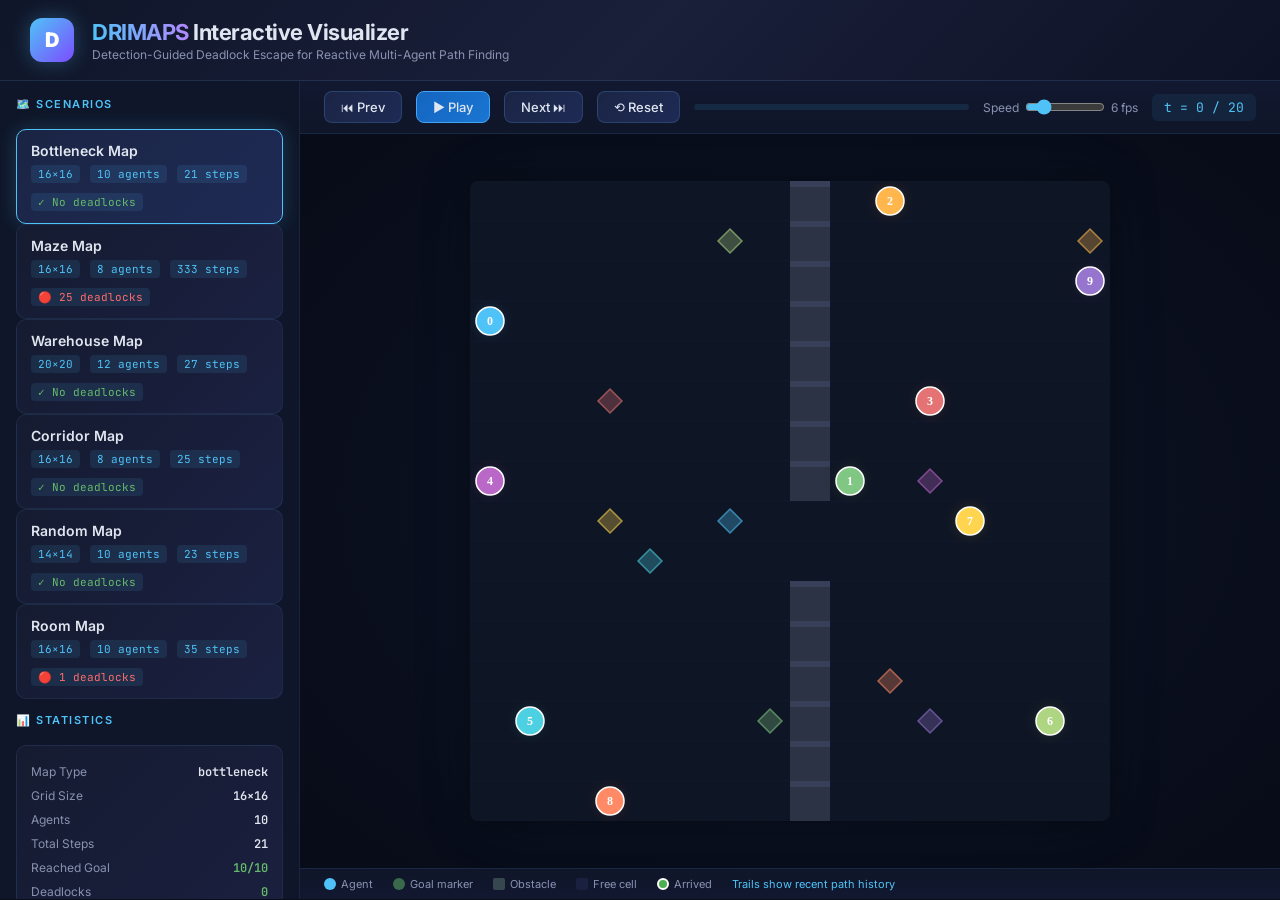
<file: visualization/drimaps_visualizer.html>
<!DOCTYPE html>
<html lang="en">
<head>
<meta charset="UTF-8">
<meta name="viewport" content="width=device-width, initial-scale=1.0">
<title>DRIMAPS — Interactive Multi-Agent Path Finding Visualizer</title>
<style>
  @import url('https://fonts.googleapis.com/css2?family=Inter:wght@300;400;500;600;700;900&family=JetBrains+Mono:wght@400;600&display=swap');

  *{margin:0;padding:0;box-sizing:border-box}
  body{
    font-family:'Inter',sans-serif;
    background:#0a0e1a;
    color:#e0e6f0;
    min-height:100vh;
    overflow-x:hidden;
  }

  /* Header */
  .header{
    background:linear-gradient(135deg,#0f1629 0%,#1a1f3a 50%,#0d1225 100%);
    border-bottom:1px solid rgba(99,179,237,0.15);
    padding:18px 30px;
    display:flex;align-items:center;gap:18px;
    box-shadow:0 4px 30px rgba(0,0,0,0.4);
  }
  .logo{
    width:44px;height:44px;border-radius:12px;
    background:linear-gradient(135deg,#4fc3f7,#7c4dff);
    display:flex;align-items:center;justify-content:center;
    font-size:20px;font-weight:900;color:#fff;
    box-shadow:0 0 20px rgba(79,195,247,0.3);
  }
  .header h1{font-size:22px;font-weight:700;letter-spacing:-0.5px}
  .header h1 span{
    background:linear-gradient(90deg,#4fc3f7,#b388ff);
    -webkit-background-clip:text;-webkit-text-fill-color:transparent;
  }
  .header .subtitle{font-size:12px;color:#8892b0;font-weight:400;margin-top:2px}

  /* Main layout */
  .main{display:flex;gap:0;height:calc(100vh - 82px)}

  /* Sidebar */
  .sidebar{
    width:300px;min-width:300px;
    background:#0f1629;
    border-right:1px solid rgba(99,179,237,0.1);
    overflow-y:auto;padding:16px;
    display:flex;flex-direction:column;gap:14px;
  }
  .sidebar h3{
    font-size:11px;text-transform:uppercase;letter-spacing:1.5px;
    color:#4fc3f7;font-weight:600;margin-bottom:4px;
  }
  .scenario-card{
    background:linear-gradient(135deg,#151b30,#1a2040);
    border:1px solid rgba(99,179,237,0.1);
    border-radius:10px;padding:12px 14px;cursor:pointer;
    transition:all 0.2s;
  }
  .scenario-card:hover{
    border-color:rgba(99,179,237,0.3);
    box-shadow:0 0 15px rgba(79,195,247,0.1);
    transform:translateY(-1px);
  }
  .scenario-card.active{
    border-color:#4fc3f7;
    box-shadow:0 0 20px rgba(79,195,247,0.2);
    background:linear-gradient(135deg,#1a2545,#1f2a55);
  }
  .scenario-card .name{font-weight:600;font-size:14px;text-transform:capitalize;margin-bottom:6px}
  .scenario-card .meta{font-size:11px;color:#8892b0;display:flex;gap:10px;flex-wrap:wrap}
  .scenario-card .meta .tag{
    background:rgba(79,195,247,0.1);color:#4fc3f7;
    padding:2px 7px;border-radius:4px;font-family:'JetBrains Mono',monospace;
  }
  .scenario-card .meta .dl{color:#ff6b6b}

  /* Stats panel */
  .stats-panel{
    background:linear-gradient(135deg,#151b30,#1a2040);
    border:1px solid rgba(99,179,237,0.1);
    border-radius:10px;padding:14px;
  }
  .stat-row{display:flex;justify-content:space-between;padding:4px 0;font-size:12px}
  .stat-row .label{color:#8892b0}
  .stat-row .value{font-family:'JetBrains Mono',monospace;font-weight:600;color:#e0e6f0}

  /* Center area */
  .center{flex:1;display:flex;flex-direction:column;overflow:hidden}

  /* Controls bar */
  .controls{
    background:linear-gradient(180deg,#111830,#0f1629);
    border-bottom:1px solid rgba(99,179,237,0.1);
    padding:10px 24px;
    display:flex;align-items:center;gap:14px;
    flex-wrap:wrap;
  }
  .btn{
    background:linear-gradient(135deg,#1a2545,#1f2a55);
    border:1px solid rgba(99,179,237,0.2);
    color:#e0e6f0;padding:7px 16px;border-radius:8px;
    cursor:pointer;font-size:13px;font-weight:500;
    transition:all 0.2s;font-family:'Inter',sans-serif;
    display:flex;align-items:center;gap:5px;
  }
  .btn:hover{border-color:#4fc3f7;box-shadow:0 0 12px rgba(79,195,247,0.15)}
  .btn.active{background:linear-gradient(135deg,#1a3a6a,#2a4a8a);border-color:#4fc3f7}
  .btn.primary{background:linear-gradient(135deg,#1565c0,#1976d2);border-color:#42a5f5}
  .btn.primary:hover{box-shadow:0 0 15px rgba(66,165,245,0.3)}

  .speed-control{display:flex;align-items:center;gap:6px;font-size:12px;color:#8892b0}
  .speed-control input[type=range]{
    width:80px;accent-color:#4fc3f7;
  }

  .step-display{
    font-family:'JetBrains Mono',monospace;font-size:13px;
    color:#4fc3f7;margin-left:auto;
    background:rgba(79,195,247,0.08);padding:5px 12px;border-radius:6px;
  }

  /* Canvas container */
  .canvas-container{
    flex:1;display:flex;align-items:center;justify-content:center;
    background:radial-gradient(ellipse at center,#0d1225 0%,#080c18 100%);
    position:relative;overflow:hidden;
  }
  canvas{
    border-radius:8px;
    box-shadow:0 0 40px rgba(0,0,0,0.5),0 0 80px rgba(79,195,247,0.05);
  }

  /* Legend */
  .legend{
    background:linear-gradient(180deg,#0f1629,#111830);
    border-top:1px solid rgba(99,179,237,0.1);
    padding:8px 24px;
    display:flex;align-items:center;gap:20px;font-size:11px;color:#8892b0;
    flex-wrap:wrap;
  }
  .legend-item{display:flex;align-items:center;gap:5px}
  .legend-dot{width:12px;height:12px;border-radius:50%}
  .legend-sq{width:12px;height:12px;border-radius:2px}

  /* Progress bar */
  .progress-wrap{flex:1;max-width:400px}
  .progress-bar{
    width:100%;height:6px;background:rgba(79,195,247,0.1);
    border-radius:3px;overflow:hidden;cursor:pointer;
  }
  .progress-fill{height:100%;background:linear-gradient(90deg,#4fc3f7,#7c4dff);border-radius:3px;transition:width 0.1s}

  /* Toast */
  .toast{
    position:fixed;bottom:20px;left:50%;transform:translateX(-50%);
    background:linear-gradient(135deg,#1a3a6a,#2a4a8a);
    border:1px solid #4fc3f7;border-radius:10px;
    padding:10px 20px;font-size:13px;
    box-shadow:0 4px 30px rgba(79,195,247,0.2);
    opacity:0;transition:opacity 0.3s;pointer-events:none;z-index:100;
  }
  .toast.show{opacity:1}
</style>
</head>
<body>

<div class="header">
  <div class="logo">D</div>
  <div>
    <h1><span>DRIMAPS</span> Interactive Visualizer</h1>
    <div class="subtitle">Detection-Guided Deadlock Escape for Reactive Multi-Agent Path Finding</div>
  </div>
</div>

<div class="main">
  <div class="sidebar">
    <h3>🗺️ Scenarios</h3>
    <div id="scenario-list"></div>

    <h3>📊 Statistics</h3>
    <div class="stats-panel" id="stats-panel">
      <div class="stat-row"><span class="label">Map Type</span><span class="value" id="st-map">—</span></div>
      <div class="stat-row"><span class="label">Grid Size</span><span class="value" id="st-size">—</span></div>
      <div class="stat-row"><span class="label">Agents</span><span class="value" id="st-agents">—</span></div>
      <div class="stat-row"><span class="label">Total Steps</span><span class="value" id="st-steps">—</span></div>
      <div class="stat-row"><span class="label">Reached Goal</span><span class="value" id="st-reached">—</span></div>
      <div class="stat-row"><span class="label">Deadlocks</span><span class="value" id="st-deadlocks">—</span></div>
      <div class="stat-row"><span class="label">Resolved</span><span class="value" id="st-resolved">—</span></div>
      <div class="stat-row"><span class="label">Agents Replanned</span><span class="value" id="st-replanned">—</span></div>
    </div>

    <h3>🎨 Display</h3>
    <div style="display:flex;flex-direction:column;gap:8px">
      <label style="font-size:12px;display:flex;align-items:center;gap:8px;cursor:pointer">
        <input type="checkbox" id="show-trails" checked> Show trails
      </label>
      <label style="font-size:12px;display:flex;align-items:center;gap:8px;cursor:pointer">
        <input type="checkbox" id="show-goals" checked> Show goals
      </label>
      <label style="font-size:12px;display:flex;align-items:center;gap:8px;cursor:pointer">
        <input type="checkbox" id="show-ids" checked> Show agent IDs
      </label>
    </div>
  </div>

  <div class="center">
    <div class="controls">
      <button class="btn" id="btn-prev" onclick="stepBack()">⏮ Prev</button>
      <button class="btn primary" id="btn-play" onclick="togglePlay()">▶ Play</button>
      <button class="btn" id="btn-next" onclick="stepForward()">Next ⏭</button>
      <button class="btn" onclick="resetSim()">⟲ Reset</button>

      <div class="progress-wrap">
        <div class="progress-bar" id="progress-bar" onclick="seekProgress(event)">
          <div class="progress-fill" id="progress-fill"></div>
        </div>
      </div>

      <div class="speed-control">
        <span>Speed</span>
        <input type="range" id="speed" min="1" max="30" value="6">
        <span id="speed-label">6 fps</span>
      </div>

      <div class="step-display" id="step-display">t = 0 / 0</div>
    </div>

    <div class="canvas-container">
      <canvas id="canvas"></canvas>
    </div>

    <div class="legend">
      <div class="legend-item"><div class="legend-dot" style="background:#4FC3F7"></div> Agent</div>
      <div class="legend-item"><div class="legend-dot" style="background:#66BB6A;opacity:0.5"></div> Goal marker</div>
      <div class="legend-item"><div class="legend-sq" style="background:#37474F"></div> Obstacle</div>
      <div class="legend-item"><div class="legend-sq" style="background:#1a2040"></div> Free cell</div>
      <div class="legend-item"><div class="legend-dot" style="background:#4CAF50;border:2px solid #fff"></div> Arrived</div>
      <div class="legend-item" style="color:#4fc3f7">Trails show recent path history</div>
    </div>
  </div>
</div>

<div class="toast" id="toast"></div>

<script>
// ─── Embedded Demo Data ──────────────────────────────────────────
const DEMOS = [{"map_type":"bottleneck","size":16,"num_agents":10,"seed":42,"grid":[[0,0,0,0,0,0,0,0,1,0,0,0,0,0,0,0],[0,0,0,0,0,0,0,0,1,0,0,0,0,0,0,0],[0,0,0,0,0,0,0,0,1,0,0,0,0,0,0,0],[0,0,0,0,0,0,0,0,1,0,0,0,0,0,0,0],[0,0,0,0,0,0,0,0,1,0,0,0,0,0,0,0],[0,0,0,0,0,0,0,0,1,0,0,0,0,0,0,0],[0,0,0,0,0,0,0,0,1,0,0,0,0,0,0,0],[0,0,0,0,0,0,0,0,1,0,0,0,0,0,0,0],[0,0,0,0,0,0,0,0,0,0,0,0,0,0,0,0],[0,0,0,0,0,0,0,0,0,0,0,0,0,0,0,0],[0,0,0,0,0,0,0,0,1,0,0,0,0,0,0,0],[0,0,0,0,0,0,0,0,1,0,0,0,0,0,0,0],[0,0,0,0,0,0,0,0,1,0,0,0,0,0,0,0],[0,0,0,0,0,0,0,0,1,0,0,0,0,0,0,0],[0,0,0,0,0,0,0,0,1,0,0,0,0,0,0,0],[0,0,0,0,0,0,0,0,1,0,0,0,0,0,0,0]],"starts":[[3,0],[7,9],[0,10],[5,11],[7,0],[13,1],[13,14],[8,12],[15,3],[2,15]],"goals":[[8,6],[13,7],[1,15],[5,3],[7,11],[9,4],[1,6],[8,3],[12,10],[13,11]],"trajectory":[[[3,0],[7,9],[0,10],[5,11],[7,0],[13,1],[13,14],[8,12],[15,3],[2,15]],[[3,1],[8,9],[0,11],[5,10],[7,1],[13,2],[13,13],[8,11],[15,4],[2,14]],[[3,2],[8,8],[0,12],[5,9],[7,2],[13,3],[13,12],[8,10],[15,5],[2,13]],[[3,3],[8,7],[0,13],[6,9],[7,3],[13,4],[13,11],[8,9],[15,6],[2,12]],[[3,4],[9,7],[0,14],[7,9],[7,4],[12,4],[13,10],[8,8],[15,7],[2,11]],[[3,5],[10,7],[0,15],[8,9],[7,5],[11,4],[13,9],[8,7],[14,7],[3,11]],[[3,6],[11,7],[1,15],[8,8],[7,6],[10,4],[12,9],[8,6],[13,7],[4,11]],[[4,6],[12,7],[1,15],[8,7],[7,7],[9,4],[11,9],[8,5],[13,7],[5,11]],[[5,6],[13,7],[1,15],[8,6],[8,7],[9,4],[10,9],[8,4],[13,6],[6,11]],[[6,6],[14,7],[1,15],[8,5],[8,8],[9,4],[9,9],[8,3],[13,7],[7,11]],[[7,6],[13,7],[1,15],[8,4],[8,9],[9,4],[9,8],[8,3],[12,7],[8,11]],[[8,6],[13,7],[1,15],[8,3],[8,10],[9,4],[9,7],[8,2],[11,7],[9,11]],[[8,6],[13,7],[1,15],[7,3],[8,11],[9,4],[9,6],[8,3],[10,7],[10,11]],[[8,7],[13,7],[1,15],[6,3],[7,11],[9,4],[8,6],[8,3],[9,7],[11,11]],[[8,6],[13,7],[1,15],[5,3],[7,11],[9,4],[7,6],[8,3],[9,8],[12,11]],[[8,6],[13,7],[1,15],[5,3],[7,11],[9,4],[6,6],[8,3],[9,9],[13,11]],[[8,6],[13,7],[1,15],[5,3],[7,11],[9,4],[5,6],[8,3],[9,10],[13,11]],[[8,6],[13,7],[1,15],[5,3],[7,11],[9,4],[4,6],[8,3],[10,10],[13,11]],[[8,6],[13,7],[1,15],[5,3],[7,11],[9,4],[3,6],[8,3],[11,10],[13,11]],[[8,6],[13,7],[1,15],[5,3],[7,11],[9,4],[2,6],[8,3],[12,10],[13,11]],[[8,6],[13,7],[1,15],[5,3],[7,11],[9,4],[1,6],[8,3],[12,10],[13,11]]],"total_steps":21,"reached_goal":[true,true,true,true,true,true,true,true,true,true],"deadlocks_detected":0,"deadlocks_resolved":0,"agents_replanned":0},{"map_type":"maze","size":16,"num_agents":8,"seed":42,"grid":[[0,0,0,0,0,0,0,0,0,0,0,0,0,0,0,0],[0,0,0,0,0,0,0,0,0,0,1,0,0,0,1,0],[0,1,1,1,1,1,1,1,1,0,1,0,1,0,1,0],[0,0,0,0,0,0,0,0,1,0,0,0,1,0,0,0],[0,0,1,1,1,1,1,0,1,1,1,1,1,1,1,0],[0,0,1,0,0,0,0,0,1,0,0,0,1,0,0,0],[0,0,1,1,1,0,1,1,1,0,1,0,1,0,1,0],[0,0,0,0,1,0,1,0,0,0,1,0,1,0,0,0],[0,0,1,0,1,0,1,0,1,1,1,1,1,1,1,0],[0,0,1,0,1,0,0,0,1,0,0,0,0,0,0,0],[0,0,1,0,1,1,1,0,1,0,1,1,1,1,1,0],[0,0,1,0,0,0,1,0,1,0,0,0,1,0,0,0],[0,0,1,1,1,0,1,1,1,1,1,0,1,0,1,0],[0,0,1,0,1,0,0,0,0,0,1,0,0,0,1,0],[0,0,1,0,1,1,1,0,1,1,1,1,1,1,1,0],[0,0,0,0,0,0,0,0,0,0,0,0,0,0,0,0]],"starts":[[5,10],[8,7],[10,0],[3,7],[14,7],[8,0],[13,7],[0,11]],"goals":[[13,11],[6,0],[2,0],[14,0],[15,7],[1,2],[9,7],[11,14]],"trajectory":[[[5,10],[8,7],[10,0],[3,7],[14,7],[8,0],[13,7],[0,11]],[[5,9],[9,7],[9,0],[3,6],[15,7],[7,0],[13,6],[0,12]],[[6,9],[9,6],[8,0],[3,5],[15,7],[6,0],[13,5],[0,13]],[[7,9],[9,5],[7,0],[3,4],[15,7],[5,0],[12,5],[0,14]],[[7,8],[8,5],[6,0],[3,3],[15,7],[4,0],[11,5],[0,15]],[[7,7],[7,5],[5,0],[3,2],[15,7],[3,0],[11,4],[1,15]],[[8,7],[6,5],[4,0],[3,1],[15,7],[2,0],[11,3],[2,15]],[[9,7],[5,5],[3,0],[4,1],[15,7],[1,0],[10,3],[3,15]],[[9,6],[5,6],[2,0],[4,0],[15,7],[1,1],[9,3],[4,15]],[[9,5],[5,7],[2,0],[5,0],[15,7],[1,2],[8,3],[5,15]],[[8,5],[4,7],[2,0],[6,0],[15,7],[1,2],[7,3],[6,15]],[[7,5],[3,7],[2,0],[7,0],[15,7],[1,2],[7,2],[7,15]],[[6,5],[3,6],[2,0],[8,0],[15,7],[1,2],[7,1],[8,15]],[[5,5],[3,5],[2,0],[9,0],[15,7],[1,2],[6,1],[9,15]],[[5,6],[3,4],[2,0],[10,0],[15,7],[1,2],[5,1],[10,15]],[[5,7],[3,3],[2,0],[11,0],[15,7],[1,2],[4,1],[11,15]],[[4,7],[3,2],[2,0],[12,0],[15,7],[1,2],[3,1],[11,14]],[[3,7],[3,1],[2,0],[13,0],[15,7],[1,2],[3,0],[11,14]],[[3,6],[3,0],[2,0],[14,0],[15,7],[1,2],[4,0],[11,14]],[[3,5],[4,0],[2,0],[14,0],[15,7],[1,2],[4,1],[11,14]],[[3,4],[5,0],[2,0],[14,0],[15,7],[1,2],[3,1],[11,14]],[[3,3],[6,0],[2,0],[14,0],[15,7],[1,2],[3,2],[11,14]],[[3,2],[6,0],[2,0],[14,0],[15,7],[1,2],[3,1],[11,14]],[[3,1],[6,0],[2,0],[14,0],[15,7],[1,2],[3,0],[11,14]],[[3,0],[6,0],[2,0],[14,0],[15,7],[1,2],[4,0],[11,14]],[[2,0],[6,0],[1,0],[14,0],[15,7],[1,2],[4,1],[11,14]],[[1,0],[6,0],[1,1],[14,0],[15,7],[1,2],[3,1],[11,14]],[[1,1],[6,0],[1,2],[14,0],[15,7],[1,3],[3,2],[11,14]],[[1,2],[6,0],[1,3],[14,0],[15,7],[1,4],[3,3],[11,14]],[[1,3],[6,0],[1,4],[14,0],[15,7],[1,5],[3,4],[11,14]],[[1,4],[6,0],[1,5],[14,0],[15,7],[1,6],[3,5],[11,14]],[[1,5],[6,0],[1,6],[14,0],[15,7],[1,7],[3,6],[11,14]],[[1,6],[6,0],[1,7],[14,0],[15,7],[1,8],[3,7],[11,14]],[[1,7],[6,0],[1,8],[14,0],[15,7],[1,9],[4,7],[11,14]],[[1,8],[6,0],[1,9],[14,0],[15,7],[0,9],[5,7],[11,14]],[[1,9],[6,0],[2,9],[14,0],[15,7],[0,10],[5,6],[11,14]],[[0,9],[6,0],[1,9],[14,0],[15,7],[0,11],[5,5],[11,14]],[[0,10],[6,0],[1,8],[14,0],[15,7],[0,12],[6,5],[11,14]],[[0,11],[6,0],[1,7],[14,0],[15,7],[0,12],[7,5],[11,14]],[[0,12],[6,0],[1,6],[14,0],[15,7],[0,13],[8,5],[11,14]],[[0,13],[6,0],[1,5],[14,0],[15,7],[0,14],[9,5],[11,14]],[[0,14],[6,0],[1,4],[14,0],[15,7],[0,15],[9,6],[11,14]],[[0,15],[6,0],[1,3],[14,0],[15,7],[1,15],[9,7],[11,14]],[[1,15],[6,0],[1,2],[14,0],[15,7],[2,15],[9,7],[11,14]],[[2,15],[6,0],[1,1],[14,0],[15,7],[3,15],[9,7],[11,14]],[[3,15],[6,0],[1,0],[14,0],[15,7],[3,14],[9,7],[11,14]],[[4,15],[6,0],[2,0],[14,0],[15,7],[3,13],[9,7],[11,14]],[[5,15],[6,0],[2,0],[14,0],[15,7],[2,13],[9,7],[11,14]],[[6,15],[6,0],[2,0],[14,0],[15,7],[1,13],[9,7],[11,14]],[[7,15],[6,0],[2,0],[14,0],[15,7],[1,12],[9,7],[11,14]],[[8,15],[6,0],[2,0],[14,0],[15,7],[1,11],[9,7],[11,14]],[[9,15],[6,0],[2,0],[14,0],[15,7],[0,11],[9,7],[11,14]],[[10,15],[6,0],[2,0],[14,0],[15,7],[0,10],[9,7],[11,14]],[[11,15],[6,0],[2,0],[14,0],[15,7],[0,9],[9,7],[11,14]],[[11,14],[6,0],[2,0],[14,0],[15,7],[0,8],[9,7],[11,13]],[[11,13],[6,0],[2,0],[14,0],[15,7],[0,7],[9,7],[12,13]],[[12,13],[6,0],[2,0],[14,0],[15,7],[0,6],[9,7],[13,13]],[[13,13],[6,0],[2,0],[14,0],[15,7],[0,5],[9,7],[13,12]],[[13,12],[6,0],[2,0],[14,0],[15,7],[0,4],[9,7],[13,11]],[[13,11],[6,0],[2,0],[14,0],[15,7],[0,3],[9,7],[12,11]],[[13,12],[6,0],[2,0],[14,0],[15,7],[0,2],[9,7],[13,11]],[[13,13],[6,0],[2,0],[14,0],[15,7],[1,2],[9,7],[13,12]],[[12,13],[6,0],[2,0],[14,0],[15,7],[1,2],[9,7],[13,13]],[[11,13],[6,0],[2,0],[14,0],[15,7],[1,2],[9,7],[12,13]],[[11,14],[6,0],[2,0],[14,0],[15,7],[1,2],[9,7],[11,13]],[[11,15],[6,0],[2,0],[14,0],[15,7],[1,2],[9,7],[11,14]],[[10,15],[6,0],[2,0],[14,0],[15,7],[1,2],[9,7],[11,14]],[[9,15],[6,0],[2,0],[14,0],[15,7],[1,2],[9,7],[11,14]],[[8,15],[6,0],[2,0],[14,0],[15,7],[1,2],[9,7],[11,14]],[[7,15],[6,0],[2,0],[14,0],[15,7],[1,2],[9,7],[11,14]],[[6,15],[6,0],[2,0],[14,0],[15,7],[1,2],[9,7],[11,14]],[[5,15],[6,0],[2,0],[14,0],[15,7],[1,2],[9,7],[11,14]],[[6,15],[6,0],[2,0],[14,0],[15,7],[1,2],[9,7],[11,14]],[[7,15],[6,0],[2,0],[14,0],[15,7],[1,2],[9,7],[11,14]],[[8,15],[6,0],[2,0],[14,0],[15,7],[1,2],[9,7],[11,14]],[[9,15],[6,0],[2,0],[14,0],[15,7],[1,2],[9,7],[11,14]],[[10,15],[6,0],[2,0],[14,0],[15,7],[1,2],[9,7],[11,14]],[[11,15],[6,0],[2,0],[14,0],[15,7],[1,2],[9,7],[11,14]],[[11,14],[6,0],[2,0],[14,0],[15,7],[1,2],[9,7],[11,13]],[[11,13],[6,0],[2,0],[14,0],[15,7],[1,2],[9,7],[12,13]],[[12,13],[6,0],[2,0],[14,0],[15,7],[1,2],[9,7],[13,13]],[[13,13],[6,0],[2,0],[14,0],[15,7],[1,2],[9,7],[13,12]],[[13,12],[6,0],[2,0],[14,0],[15,7],[1,2],[9,7],[13,11]],[[13,11],[6,0],[2,0],[14,0],[15,7],[1,2],[9,7],[12,11]],[[13,12],[6,0],[2,0],[14,0],[15,7],[1,2],[9,7],[13,11]],[[13,13],[6,0],[2,0],[14,0],[15,7],[1,2],[9,7],[13,12]],[[12,13],[6,0],[2,0],[14,0],[15,7],[1,2],[9,7],[13,13]],[[11,13],[6,0],[2,0],[14,0],[15,7],[1,2],[9,7],[12,13]],[[11,14],[6,0],[2,0],[14,0],[15,7],[1,2],[9,7],[11,13]],[[11,15],[6,0],[2,0],[14,0],[15,7],[1,2],[9,7],[11,14]],[[10,15],[6,0],[2,0],[14,0],[15,7],[1,2],[9,7],[11,14]],[[9,15],[6,0],[2,0],[14,0],[15,7],[1,2],[9,7],[11,14]],[[8,15],[6,0],[2,0],[14,0],[15,7],[1,2],[9,7],[11,14]],[[7,15],[6,0],[2,0],[14,0],[15,7],[1,2],[9,7],[11,14]],[[6,15],[6,0],[2,0],[14,0],[15,7],[1,2],[9,7],[11,14]],[[5,15],[6,0],[2,0],[14,0],[15,7],[1,2],[9,7],[11,14]],[[6,15],[6,0],[2,0],[14,0],[15,7],[1,2],[9,7],[11,14]],[[7,15],[6,0],[2,0],[14,0],[15,7],[1,2],[9,7],[11,14]],[[8,15],[6,0],[2,0],[14,0],[15,7],[1,2],[9,7],[11,14]],[[9,15],[6,0],[2,0],[14,0],[15,7],[1,2],[9,7],[11,14]],[[10,15],[6,0],[2,0],[14,0],[15,7],[1,2],[9,7],[11,14]],[[11,15],[6,0],[2,0],[14,0],[15,7],[1,2],[9,7],[11,14]],[[11,14],[6,0],[2,0],[14,0],[15,7],[1,2],[9,7],[11,13]],[[11,13],[6,0],[2,0],[14,0],[15,7],[1,2],[9,7],[12,13]],[[12,13],[6,0],[2,0],[14,0],[15,7],[1,2],[9,7],[13,13]],[[13,13],[6,0],[2,0],[14,0],[15,7],[1,2],[9,7],[13,12]],[[13,12],[6,0],[2,0],[14,0],[15,7],[1,2],[9,7],[13,11]],[[13,11],[6,0],[2,0],[14,0],[15,7],[1,2],[9,7],[12,11]],[[13,12],[6,0],[2,0],[14,0],[15,7],[1,2],[9,7],[13,11]],[[13,13],[6,0],[2,0],[14,0],[15,7],[1,2],[9,7],[13,12]],[[12,13],[6,0],[2,0],[14,0],[15,7],[1,2],[9,7],[13,13]],[[11,13],[6,0],[2,0],[14,0],[15,7],[1,2],[9,7],[12,13]],[[11,14],[6,0],[2,0],[14,0],[15,7],[1,2],[9,7],[11,13]],[[11,15],[6,0],[2,0],[14,0],[15,7],[1,2],[9,7],[11,14]],[[10,15],[6,0],[2,0],[14,0],[15,7],[1,2],[9,7],[11,14]],[[9,15],[6,0],[2,0],[14,0],[15,7],[1,2],[9,7],[11,14]],[[8,15],[6,0],[2,0],[14,0],[15,7],[1,2],[9,7],[11,14]],[[7,15],[6,0],[2,0],[14,0],[15,7],[1,2],[9,7],[11,14]],[[6,15],[6,0],[2,0],[14,0],[15,7],[1,2],[9,7],[11,14]],[[5,15],[6,0],[2,0],[14,0],[15,7],[1,2],[9,7],[11,14]],[[6,15],[6,0],[2,0],[14,0],[15,7],[1,2],[9,7],[11,14]],[[7,15],[6,0],[2,0],[14,0],[15,7],[1,2],[9,7],[11,14]],[[8,15],[6,0],[2,0],[14,0],[15,7],[1,2],[9,7],[11,14]],[[9,15],[6,0],[2,0],[14,0],[15,7],[1,2],[9,7],[11,14]],[[10,15],[6,0],[2,0],[14,0],[15,7],[1,2],[9,7],[11,14]],[[11,15],[6,0],[2,0],[14,0],[15,7],[1,2],[9,7],[11,14]],[[11,14],[6,0],[2,0],[14,0],[15,7],[1,2],[9,7],[11,13]],[[11,13],[6,0],[2,0],[14,0],[15,7],[1,2],[9,7],[12,13]],[[12,13],[6,0],[2,0],[14,0],[15,7],[1,2],[9,7],[13,13]],[[13,13],[6,0],[2,0],[14,0],[15,7],[1,2],[9,7],[13,12]],[[13,12],[6,0],[2,0],[14,0],[15,7],[1,2],[9,7],[13,11]],[[13,11],[6,0],[2,0],[14,0],[15,7],[1,2],[9,7],[12,11]],[[13,12],[6,0],[2,0],[14,0],[15,7],[1,2],[9,7],[13,11]],[[13,13],[6,0],[2,0],[14,0],[15,7],[1,2],[9,7],[13,12]],[[12,13],[6,0],[2,0],[14,0],[15,7],[1,2],[9,7],[13,13]],[[11,13],[6,0],[2,0],[14,0],[15,7],[1,2],[9,7],[12,13]],[[11,14],[6,0],[2,0],[14,0],[15,7],[1,2],[9,7],[11,13]],[[11,15],[6,0],[2,0],[14,0],[15,7],[1,2],[9,7],[11,14]],[[10,15],[6,0],[2,0],[14,0],[15,7],[1,2],[9,7],[11,14]],[[9,15],[6,0],[2,0],[14,0],[15,7],[1,2],[9,7],[11,14]],[[8,15],[6,0],[2,0],[14,0],[15,7],[1,2],[9,7],[11,14]],[[7,15],[6,0],[2,0],[14,0],[15,7],[1,2],[9,7],[11,14]],[[6,15],[6,0],[2,0],[14,0],[15,7],[1,2],[9,7],[11,14]],[[5,15],[6,0],[2,0],[14,0],[15,7],[1,2],[9,7],[11,14]],[[6,15],[6,0],[2,0],[14,0],[15,7],[1,2],[9,7],[11,14]],[[7,15],[6,0],[2,0],[14,0],[15,7],[1,2],[9,7],[11,14]],[[8,15],[6,0],[2,0],[14,0],[15,7],[1,2],[9,7],[11,14]],[[9,15],[6,0],[2,0],[14,0],[15,7],[1,2],[9,7],[11,14]],[[10,15],[6,0],[2,0],[14,0],[15,7],[1,2],[9,7],[11,14]],[[11,15],[6,0],[2,0],[14,0],[15,7],[1,2],[9,7],[11,14]],[[11,14],[6,0],[2,0],[14,0],[15,7],[1,2],[9,7],[11,13]],[[11,13],[6,0],[2,0],[14,0],[15,7],[1,2],[9,7],[12,13]],[[12,13],[6,0],[2,0],[14,0],[15,7],[1,2],[9,7],[13,13]],[[13,13],[6,0],[2,0],[14,0],[15,7],[1,2],[9,7],[13,12]],[[13,12],[6,0],[2,0],[14,0],[15,7],[1,2],[9,7],[13,11]],[[13,11],[6,0],[2,0],[14,0],[15,7],[1,2],[9,7],[12,11]],[[13,12],[6,0],[2,0],[14,0],[15,7],[1,2],[9,7],[13,11]],[[13,13],[6,0],[2,0],[14,0],[15,7],[1,2],[9,7],[13,12]],[[12,13],[6,0],[2,0],[14,0],[15,7],[1,2],[9,7],[13,13]],[[11,13],[6,0],[2,0],[14,0],[15,7],[1,2],[9,7],[12,13]],[[11,14],[6,0],[2,0],[14,0],[15,7],[1,2],[9,7],[11,13]],[[11,15],[6,0],[2,0],[14,0],[15,7],[1,2],[9,7],[11,14]],[[10,15],[6,0],[2,0],[14,0],[15,7],[1,2],[9,7],[11,14]],[[9,15],[6,0],[2,0],[14,0],[15,7],[1,2],[9,7],[11,14]],[[8,15],[6,0],[2,0],[14,0],[15,7],[1,2],[9,7],[11,14]],[[7,15],[6,0],[2,0],[14,0],[15,7],[1,2],[9,7],[11,14]],[[6,15],[6,0],[2,0],[14,0],[15,7],[1,2],[9,7],[11,14]],[[5,15],[6,0],[2,0],[14,0],[15,7],[1,2],[9,7],[11,14]],[[6,15],[6,0],[2,0],[14,0],[15,7],[1,2],[9,7],[11,14]],[[7,15],[6,0],[2,0],[14,0],[15,7],[1,2],[9,7],[11,14]],[[8,15],[6,0],[2,0],[14,0],[15,7],[1,2],[9,7],[11,14]],[[9,15],[6,0],[2,0],[14,0],[15,7],[1,2],[9,7],[11,14]],[[10,15],[6,0],[2,0],[14,0],[15,7],[1,2],[9,7],[11,14]],[[11,15],[6,0],[2,0],[14,0],[15,7],[1,2],[9,7],[11,14]],[[11,14],[6,0],[2,0],[14,0],[15,7],[1,2],[9,7],[11,13]],[[11,13],[6,0],[2,0],[14,0],[15,7],[1,2],[9,7],[12,13]],[[12,13],[6,0],[2,0],[14,0],[15,7],[1,2],[9,7],[13,13]],[[13,13],[6,0],[2,0],[14,0],[15,7],[1,2],[9,7],[13,12]],[[13,12],[6,0],[2,0],[14,0],[15,7],[1,2],[9,7],[13,11]],[[13,11],[6,0],[2,0],[14,0],[15,7],[1,2],[9,7],[12,11]],[[13,12],[6,0],[2,0],[14,0],[15,7],[1,2],[9,7],[13,11]],[[13,13],[6,0],[2,0],[14,0],[15,7],[1,2],[9,7],[13,12]],[[12,13],[6,0],[2,0],[14,0],[15,7],[1,2],[9,7],[13,13]],[[11,13],[6,0],[2,0],[14,0],[15,7],[1,2],[9,7],[12,13]],[[11,14],[6,0],[2,0],[14,0],[15,7],[1,2],[9,7],[11,13]],[[11,15],[6,0],[2,0],[14,0],[15,7],[1,2],[9,7],[11,14]],[[10,15],[6,0],[2,0],[14,0],[15,7],[1,2],[9,7],[11,14]],[[9,15],[6,0],[2,0],[14,0],[15,7],[1,2],[9,7],[11,14]],[[8,15],[6,0],[2,0],[14,0],[15,7],[1,2],[9,7],[11,14]],[[7,15],[6,0],[2,0],[14,0],[15,7],[1,2],[9,7],[11,14]],[[6,15],[6,0],[2,0],[14,0],[15,7],[1,2],[9,7],[11,14]],[[5,15],[6,0],[2,0],[14,0],[15,7],[1,2],[9,7],[11,14]],[[6,15],[6,0],[2,0],[14,0],[15,7],[1,2],[9,7],[11,14]],[[7,15],[6,0],[2,0],[14,0],[15,7],[1,2],[9,7],[11,14]],[[8,15],[6,0],[2,0],[14,0],[15,7],[1,2],[9,7],[11,14]],[[9,15],[6,0],[2,0],[14,0],[15,7],[1,2],[9,7],[11,14]],[[10,15],[6,0],[2,0],[14,0],[15,7],[1,2],[9,7],[11,14]],[[11,15],[6,0],[2,0],[14,0],[15,7],[1,2],[9,7],[11,14]],[[11,14],[6,0],[2,0],[14,0],[15,7],[1,2],[9,7],[11,13]],[[11,13],[6,0],[2,0],[14,0],[15,7],[1,2],[9,7],[12,13]],[[12,13],[6,0],[2,0],[14,0],[15,7],[1,2],[9,7],[13,13]],[[13,13],[6,0],[2,0],[14,0],[15,7],[1,2],[9,7],[13,12]],[[13,12],[6,0],[2,0],[14,0],[15,7],[1,2],[9,7],[13,11]],[[13,11],[6,0],[2,0],[14,0],[15,7],[1,2],[9,7],[12,11]],[[13,12],[6,0],[2,0],[14,0],[15,7],[1,2],[9,7],[13,11]],[[13,13],[6,0],[2,0],[14,0],[15,7],[1,2],[9,7],[13,12]],[[12,13],[6,0],[2,0],[14,0],[15,7],[1,2],[9,7],[13,13]],[[11,13],[6,0],[2,0],[14,0],[15,7],[1,2],[9,7],[12,13]],[[11,14],[6,0],[2,0],[14,0],[15,7],[1,2],[9,7],[11,13]],[[11,15],[6,0],[2,0],[14,0],[15,7],[1,2],[9,7],[11,14]],[[10,15],[6,0],[2,0],[14,0],[15,7],[1,2],[9,7],[11,14]],[[9,15],[6,0],[2,0],[14,0],[15,7],[1,2],[9,7],[11,14]],[[8,15],[6,0],[2,0],[14,0],[15,7],[1,2],[9,7],[11,14]],[[7,15],[6,0],[2,0],[14,0],[15,7],[1,2],[9,7],[11,14]],[[6,15],[6,0],[2,0],[14,0],[15,7],[1,2],[9,7],[11,14]],[[5,15],[6,0],[2,0],[14,0],[15,7],[1,2],[9,7],[11,14]],[[6,15],[6,0],[2,0],[14,0],[15,7],[1,2],[9,7],[11,14]],[[7,15],[6,0],[2,0],[14,0],[15,7],[1,2],[9,7],[11,14]],[[8,15],[6,0],[2,0],[14,0],[15,7],[1,2],[9,7],[11,14]],[[9,15],[6,0],[2,0],[14,0],[15,7],[1,2],[9,7],[11,14]],[[10,15],[6,0],[2,0],[14,0],[15,7],[1,2],[9,7],[11,14]],[[11,15],[6,0],[2,0],[14,0],[15,7],[1,2],[9,7],[11,14]],[[11,14],[6,0],[2,0],[14,0],[15,7],[1,2],[9,7],[11,13]],[[11,13],[6,0],[2,0],[14,0],[15,7],[1,2],[9,7],[12,13]],[[12,13],[6,0],[2,0],[14,0],[15,7],[1,2],[9,7],[13,13]],[[13,13],[6,0],[2,0],[14,0],[15,7],[1,2],[9,7],[13,12]],[[13,12],[6,0],[2,0],[14,0],[15,7],[1,2],[9,7],[13,11]],[[13,11],[6,0],[2,0],[14,0],[15,7],[1,2],[9,7],[12,11]],[[13,12],[6,0],[2,0],[14,0],[15,7],[1,2],[9,7],[13,11]],[[13,13],[6,0],[2,0],[14,0],[15,7],[1,2],[9,7],[13,12]],[[12,13],[6,0],[2,0],[14,0],[15,7],[1,2],[9,7],[13,13]],[[11,13],[6,0],[2,0],[14,0],[15,7],[1,2],[9,7],[12,13]],[[11,14],[6,0],[2,0],[14,0],[15,7],[1,2],[9,7],[11,13]],[[11,15],[6,0],[2,0],[14,0],[15,7],[1,2],[9,7],[11,14]],[[10,15],[6,0],[2,0],[14,0],[15,7],[1,2],[9,7],[11,14]],[[9,15],[6,0],[2,0],[14,0],[15,7],[1,2],[9,7],[11,14]],[[8,15],[6,0],[2,0],[14,0],[15,7],[1,2],[9,7],[11,14]],[[7,15],[6,0],[2,0],[14,0],[15,7],[1,2],[9,7],[11,14]],[[6,15],[6,0],[2,0],[14,0],[15,7],[1,2],[9,7],[11,14]],[[5,15],[6,0],[2,0],[14,0],[15,7],[1,2],[9,7],[11,14]],[[6,15],[6,0],[2,0],[14,0],[15,7],[1,2],[9,7],[11,14]],[[7,15],[6,0],[2,0],[14,0],[15,7],[1,2],[9,7],[11,14]],[[8,15],[6,0],[2,0],[14,0],[15,7],[1,2],[9,7],[11,14]],[[9,15],[6,0],[2,0],[14,0],[15,7],[1,2],[9,7],[11,14]],[[10,15],[6,0],[2,0],[14,0],[15,7],[1,2],[9,7],[11,14]],[[11,15],[6,0],[2,0],[14,0],[15,7],[1,2],[9,7],[11,14]],[[11,14],[6,0],[2,0],[14,0],[15,7],[1,2],[9,7],[11,13]],[[11,13],[6,0],[2,0],[14,0],[15,7],[1,2],[9,7],[12,13]],[[12,13],[6,0],[2,0],[14,0],[15,7],[1,2],[9,7],[13,13]],[[13,13],[6,0],[2,0],[14,0],[15,7],[1,2],[9,7],[13,12]],[[13,12],[6,0],[2,0],[14,0],[15,7],[1,2],[9,7],[13,11]],[[13,11],[6,0],[2,0],[14,0],[15,7],[1,2],[9,7],[12,11]],[[13,12],[6,0],[2,0],[14,0],[15,7],[1,2],[9,7],[13,11]],[[13,13],[6,0],[2,0],[14,0],[15,7],[1,2],[9,7],[13,12]],[[12,13],[6,0],[2,0],[14,0],[15,7],[1,2],[9,7],[13,13]],[[11,13],[6,0],[2,0],[14,0],[15,7],[1,2],[9,7],[12,13]],[[11,14],[6,0],[2,0],[14,0],[15,7],[1,2],[9,7],[11,13]],[[11,15],[6,0],[2,0],[14,0],[15,7],[1,2],[9,7],[11,14]],[[10,15],[6,0],[2,0],[14,0],[15,7],[1,2],[9,7],[11,14]],[[9,15],[6,0],[2,0],[14,0],[15,7],[1,2],[9,7],[11,14]],[[8,15],[6,0],[2,0],[14,0],[15,7],[1,2],[9,7],[11,14]],[[7,15],[6,0],[2,0],[14,0],[15,7],[1,2],[9,7],[11,14]],[[6,15],[6,0],[2,0],[14,0],[15,7],[1,2],[9,7],[11,14]],[[5,15],[6,0],[2,0],[14,0],[15,7],[1,2],[9,7],[11,14]],[[6,15],[6,0],[2,0],[14,0],[15,7],[1,2],[9,7],[11,14]],[[7,15],[6,0],[2,0],[14,0],[15,7],[1,2],[9,7],[11,14]],[[8,15],[6,0],[2,0],[14,0],[15,7],[1,2],[9,7],[11,14]],[[9,15],[6,0],[2,0],[14,0],[15,7],[1,2],[9,7],[11,14]],[[10,15],[6,0],[2,0],[14,0],[15,7],[1,2],[9,7],[11,14]],[[11,15],[6,0],[2,0],[14,0],[15,7],[1,2],[9,7],[11,14]],[[11,14],[6,0],[2,0],[14,0],[15,7],[1,2],[9,7],[11,13]],[[11,13],[6,0],[2,0],[14,0],[15,7],[1,2],[9,7],[12,13]],[[12,13],[6,0],[2,0],[14,0],[15,7],[1,2],[9,7],[13,13]],[[13,13],[6,0],[2,0],[14,0],[15,7],[1,2],[9,7],[13,12]],[[13,12],[6,0],[2,0],[14,0],[15,7],[1,2],[9,7],[13,11]],[[13,11],[6,0],[2,0],[14,0],[15,7],[1,2],[9,7],[12,11]],[[13,12],[6,0],[2,0],[14,0],[15,7],[1,2],[9,7],[13,11]],[[13,13],[6,0],[2,0],[14,0],[15,7],[1,2],[9,7],[13,12]],[[12,13],[6,0],[2,0],[14,0],[15,7],[1,2],[9,7],[13,13]],[[11,13],[6,0],[2,0],[14,0],[15,7],[1,2],[9,7],[12,13]],[[11,14],[6,0],[2,0],[14,0],[15,7],[1,2],[9,7],[11,13]],[[11,15],[6,0],[2,0],[14,0],[15,7],[1,2],[9,7],[11,14]],[[10,15],[6,0],[2,0],[14,0],[15,7],[1,2],[9,7],[11,14]],[[9,15],[6,0],[2,0],[14,0],[15,7],[1,2],[9,7],[11,14]],[[8,15],[6,0],[2,0],[14,0],[15,7],[1,2],[9,7],[11,14]],[[7,15],[6,0],[2,0],[14,0],[15,7],[1,2],[9,7],[11,14]],[[6,15],[6,0],[2,0],[14,0],[15,7],[1,2],[9,7],[11,14]],[[5,15],[6,0],[2,0],[14,0],[15,7],[1,2],[9,7],[11,14]],[[6,15],[6,0],[2,0],[14,0],[15,7],[1,2],[9,7],[11,14]],[[7,15],[6,0],[2,0],[14,0],[15,7],[1,2],[9,7],[11,14]],[[8,15],[6,0],[2,0],[14,0],[15,7],[1,2],[9,7],[11,14]],[[9,15],[6,0],[2,0],[14,0],[15,7],[1,2],[9,7],[11,14]],[[10,15],[6,0],[2,0],[14,0],[15,7],[1,2],[9,7],[11,14]],[[11,15],[6,0],[2,0],[14,0],[15,7],[1,2],[9,7],[11,14]],[[11,14],[6,0],[2,0],[14,0],[15,7],[1,2],[9,7],[11,13]],[[11,13],[6,0],[2,0],[14,0],[15,7],[1,2],[9,7],[12,13]],[[12,13],[6,0],[2,0],[14,0],[15,7],[1,2],[9,7],[13,13]],[[13,13],[6,0],[2,0],[14,0],[15,7],[1,2],[9,7],[13,12]],[[13,12],[6,0],[2,0],[14,0],[15,7],[1,2],[9,7],[13,11]],[[13,11],[6,0],[2,0],[14,0],[15,7],[1,2],[9,7],[12,11]],[[13,12],[6,0],[2,0],[14,0],[15,7],[1,2],[9,7],[13,11]],[[13,13],[6,0],[2,0],[14,0],[15,7],[1,2],[9,7],[13,12]],[[12,13],[6,0],[2,0],[14,0],[15,7],[1,2],[9,7],[13,13]],[[11,13],[6,0],[2,0],[14,0],[15,7],[1,2],[9,7],[12,13]],[[11,14],[6,0],[2,0],[14,0],[15,7],[1,2],[9,7],[11,13]],[[11,15],[6,0],[2,0],[14,0],[15,7],[1,2],[9,7],[11,14]],[[10,15],[6,0],[2,0],[14,0],[15,7],[1,2],[9,7],[11,14]],[[9,15],[6,0],[2,0],[14,0],[15,7],[1,2],[9,7],[11,14]],[[8,15],[6,0],[2,0],[14,0],[15,7],[1,2],[9,7],[11,14]],[[7,15],[6,0],[2,0],[14,0],[15,7],[1,2],[9,7],[11,14]],[[6,15],[6,0],[2,0],[14,0],[15,7],[1,2],[9,7],[11,14]],[[5,15],[6,0],[2,0],[14,0],[15,7],[1,2],[9,7],[11,14]],[[6,15],[6,0],[2,0],[14,0],[15,7],[1,2],[9,7],[11,14]],[[7,15],[6,0],[2,0],[14,0],[15,7],[1,2],[9,7],[11,14]],[[8,15],[6,0],[2,0],[14,0],[15,7],[1,2],[9,7],[11,14]],[[9,15],[6,0],[2,0],[14,0],[15,7],[1,2],[9,7],[11,14]],[[10,15],[6,0],[2,0],[14,0],[15,7],[1,2],[9,7],[11,14]],[[11,15],[6,0],[2,0],[14,0],[15,7],[1,2],[9,7],[11,14]],[[11,14],[6,0],[2,0],[14,0],[15,7],[1,2],[9,7],[11,13]],[[11,13],[6,0],[2,0],[14,0],[15,7],[1,2],[9,7],[12,13]],[[12,13],[6,0],[2,0],[14,0],[15,7],[1,2],[9,7],[13,13]],[[13,13],[6,0],[2,0],[14,0],[15,7],[1,2],[9,7],[13,12]],[[13,12],[6,0],[2,0],[14,0],[15,7],[1,2],[9,7],[13,11]],[[13,11],[6,0],[2,0],[14,0],[15,7],[1,2],[9,7],[12,11]],[[13,12],[6,0],[2,0],[14,0],[15,7],[1,2],[9,7],[13,11]],[[13,13],[6,0],[2,0],[14,0],[15,7],[1,2],[9,7],[13,12]],[[12,13],[6,0],[2,0],[14,0],[15,7],[1,2],[9,7],[13,13]],[[11,13],[6,0],[2,0],[14,0],[15,7],[1,2],[9,7],[12,13]],[[11,14],[6,0],[2,0],[14,0],[15,7],[1,2],[9,7],[11,13]],[[11,15],[6,0],[2,0],[14,0],[15,7],[1,2],[9,7],[11,14]],[[10,15],[6,0],[2,0],[14,0],[15,7],[1,2],[9,7],[11,14]],[[9,15],[6,0],[2,0],[14,0],[15,7],[1,2],[9,7],[11,14]],[[8,15],[6,0],[2,0],[14,0],[15,7],[1,2],[9,7],[11,14]]],"total_steps":333,"reached_goal":[false,true,true,true,true,true,true,true],"deadlocks_detected":25,"deadlocks_resolved":13,"agents_replanned":26},{"map_type":"warehouse","size":20,"num_agents":12,"seed":42,"grid":[[0,0,0,0,0,0,0,0,0,0,0,0,0,0,0,0,0,0,0,0],[0,0,0,0,0,0,0,0,0,0,0,0,0,0,0,0,0,0,0,0],[0,0,0,1,1,0,0,0,1,1,0,0,0,1,1,0,0,0,1,1],[0,0,0,1,1,0,0,0,1,1,0,0,0,1,1,0,0,0,1,1],[0,0,0,1,1,0,0,0,1,1,0,0,0,1,1,0,0,0,1,1],[0,0,0,1,1,0,0,0,1,1,0,0,0,1,1,0,0,0,1,1],[0,0,0,0,0,0,0,0,0,0,0,0,0,0,0,0,0,0,0,0],[0,0,0,1,1,0,0,0,1,1,0,0,0,1,1,0,0,0,1,1],[0,0,0,1,1,0,0,0,1,1,0,0,0,1,1,0,0,0,1,1],[0,0,0,1,1,0,0,0,1,1,0,0,0,1,1,0,0,0,1,1],[0,0,0,1,1,0,0,0,1,1,0,0,0,1,1,0,0,0,1,1],[0,0,0,1,1,0,0,0,1,1,0,0,0,1,1,0,0,0,1,1],[0,0,0,0,0,0,0,0,0,0,0,0,0,0,0,0,0,0,0,0],[0,0,0,1,1,0,0,0,1,1,0,0,0,1,1,0,0,0,1,1],[0,0,0,1,1,0,0,0,1,1,0,0,0,1,1,0,0,0,1,1],[0,0,0,1,1,0,0,0,1,1,0,0,0,1,1,0,0,0,1,1],[0,0,0,1,1,0,0,0,1,1,0,0,0,1,1,0,0,0,1,1],[0,0,0,1,1,0,0,0,1,1,0,0,0,1,1,0,0,0,1,1],[0,0,0,0,0,0,0,0,0,0,0,0,0,0,0,0,0,0,0,0],[0,0,0,0,0,0,0,0,0,0,0,0,0,0,0,0,0,0,0,0]],"starts":[[8,15],[16,15],[13,11],[8,2],[6,1],[8,1],[16,5],[11,1],[4,1],[5,16],[18,5],[18,6]],"goals":[[18,9],[14,5],[16,10],[7,11],[2,12],[0,5],[2,16],[18,11],[6,7],[14,15],[10,0],[5,2]],"trajectory":[[[8,15],[16,15],[13,11],[8,2],[6,1],[8,1],[16,5],[11,1],[4,1],[5,16],[18,5],[18,6]],[[9,15],[17,15],[13,10],[7,2],[6,2],[8,2],[16,6],[11,2],[4,2],[5,15],[18,4],[18,5]],[[10,15],[18,15],[14,10],[6,2],[6,3],[7,2],[16,7],[12,2],[5,2],[6,15],[18,3],[18,4]],[[11,15],[18,14],[15,10],[6,3],[6,4],[6,2],[15,7],[12,3],[5,2],[7,15],[18,2],[18,3]],[[12,15],[18,13],[16,10],[6,4],[6,5],[6,3],[14,7],[12,4],[6,2],[8,15],[18,1],[18,2]],[[12,14],[18,12],[16,10],[6,5],[6,6],[6,4],[13,7],[12,5],[6,3],[9,15],[18,0],[17,2]],[[12,13],[18,11],[16,10],[6,6],[6,7],[6,5],[12,7],[12,6],[6,4],[10,15],[17,0],[16,2]],[[12,12],[18,10],[16,10],[6,7],[6,8],[5,5],[12,8],[12,7],[6,5],[11,15],[16,0],[15,2]],[[12,11],[18,9],[16,10],[6,8],[6,9],[4,5],[12,9],[12,8],[6,6],[12,15],[15,0],[14,2]],[[12,10],[18,8],[16,10],[6,9],[6,10],[3,5],[12,9],[12,8],[6,7],[13,15],[14,0],[13,2]],[[13,10],[18,7],[16,10],[6,10],[6,11],[2,5],[12,10],[12,9],[6,7],[14,15],[13,0],[12,2]],[[14,10],[18,6],[16,10],[6,11],[6,12],[1,5],[12,11],[12,10],[6,7],[14,15],[12,0],[11,2]],[[15,10],[18,5],[16,10],[7,11],[5,12],[0,5],[12,12],[12,11],[6,7],[14,15],[11,0],[10,2]],[[16,10],[17,5],[16,11],[7,11],[4,12],[0,5],[12,13],[13,11],[6,7],[14,15],[10,0],[9,2]],[[17,10],[16,5],[16,10],[7,11],[3,12],[0,5],[12,14],[14,11],[6,7],[14,15],[10,0],[8,2]],[[18,10],[15,5],[16,10],[7,11],[2,12],[0,5],[12,15],[15,11],[6,7],[14,15],[10,0],[7,2]],[[18,9],[14,5],[16,10],[7,11],[2,12],[0,5],[12,16],[16,11],[6,7],[14,15],[10,0],[6,2]],[[18,9],[14,5],[16,10],[7,11],[2,12],[0,5],[11,16],[17,11],[6,7],[14,15],[10,0],[5,2]],[[18,9],[14,5],[16,10],[7,11],[2,12],[0,5],[10,16],[18,11],[6,7],[14,15],[10,0],[5,2]],[[18,9],[14,5],[16,10],[7,11],[2,12],[0,5],[9,16],[18,11],[6,7],[14,15],[10,0],[5,2]],[[18,9],[14,5],[16,10],[7,11],[2,12],[0,5],[8,16],[18,11],[6,7],[14,15],[10,0],[5,2]],[[18,9],[14,5],[16,10],[7,11],[2,12],[0,5],[7,16],[18,11],[6,7],[14,15],[10,0],[5,2]],[[18,9],[14,5],[16,10],[7,11],[2,12],[0,5],[6,16],[18,11],[6,7],[14,15],[10,0],[5,2]],[[18,9],[14,5],[16,10],[7,11],[2,12],[0,5],[5,16],[18,11],[6,7],[14,15],[10,0],[5,2]],[[18,9],[14,5],[16,10],[7,11],[2,12],[0,5],[4,16],[18,11],[6,7],[14,15],[10,0],[5,2]],[[18,9],[14,5],[16,10],[7,11],[2,12],[0,5],[3,16],[18,11],[6,7],[14,15],[10,0],[5,2]],[[18,9],[14,5],[16,10],[7,11],[2,12],[0,5],[2,16],[18,11],[6,7],[14,15],[10,0],[5,2]]],"total_steps":27,"reached_goal":[true,true,true,true,true,true,true,true,true,true,true,true],"deadlocks_detected":0,"deadlocks_resolved":0,"agents_replanned":0},{"map_type":"corridor","size":16,"num_agents":8,"seed":42,"grid":[[0,0,0,0,0,0,0,0,0,0,0,0,0,0,0,0],[0,1,1,0,1,1,1,1,1,0,1,1,1,1,1,0],[0,0,0,0,0,0,0,0,0,0,0,0,0,0,0,0],[0,0,0,0,0,0,0,0,0,0,0,0,0,0,0,0],[0,1,1,0,1,1,1,1,1,0,1,1,1,1,1,0],[0,1,1,0,1,1,1,1,1,1,1,1,1,1,1,0],[0,0,0,1,0,0,0,0,0,0,0,0,0,0,0,0],[0,0,0,0,0,0,0,0,0,0,0,0,0,0,0,0],[0,1,1,0,1,1,1,1,1,0,1,1,1,1,1,0],[0,1,1,0,1,1,1,1,1,0,1,1,1,1,1,0],[0,0,0,1,0,0,0,0,0,0,0,0,0,0,0,0],[0,0,0,0,0,0,0,0,0,0,0,0,0,0,0,0],[0,1,1,0,1,1,1,1,1,0,1,1,1,1,1,0],[0,1,1,0,1,1,1,1,1,1,1,1,1,1,1,0],[0,1,1,0,1,1,1,1,1,0,1,1,1,1,1,0],[0,0,0,0,0,0,0,0,0,0,0,0,0,0,0,0]],"starts":[[11,4],[3,13],[3,2],[1,9],[15,8],[6,6],[7,12],[11,13]],"goals":[[13,0],[10,9],[14,9],[2,10],[7,8],[1,3],[10,15],[15,11]],"trajectory":[[[11,4],[3,13],[3,2],[1,9],[15,8],[6,6],[7,12],[11,13]],[[11,3],[3,14],[3,1],[2,9],[15,7],[6,5],[7,13],[11,14]],[[11,2],[3,15],[3,0],[2,10],[15,6],[6,4],[7,14],[11,15]],[[11,1],[4,15],[4,0],[2,10],[15,5],[7,4],[7,15],[12,15]],[[11,0],[5,15],[5,0],[2,10],[15,4],[7,3],[8,15],[13,15]],[[12,0],[6,15],[6,0],[2,10],[15,3],[7,2],[9,15],[14,15]],[[13,0],[6,14],[7,0],[2,10],[14,3],[7,1],[10,15],[15,15]],[[13,0],[6,13],[8,0],[2,10],[13,3],[7,0],[10,15],[15,14]],[[13,0],[6,12],[9,0],[2,10],[12,3],[6,0],[10,15],[15,13]],[[13,0],[6,11],[10,0],[2,10],[11,3],[5,0],[10,15],[15,12]],[[13,0],[6,10],[10,1],[2,10],[11,4],[4,0],[10,15],[15,11]],[[13,0],[6,9],[10,2],[2,10],[11,5],[3,0],[10,15],[15,11]],[[13,0],[7,9],[11,2],[2,10],[11,6],[3,1],[10,15],[15,11]],[[13,0],[8,9],[11,3],[2,10],[11,7],[3,2],[10,15],[15,11]],[[13,0],[9,9],[12,3],[2,10],[11,8],[3,3],[10,15],[15,11]],[[13,0],[10,9],[13,3],[2,10],[11,9],[2,3],[10,15],[15,11]],[[13,0],[10,10],[14,3],[2,10],[10,9],[1,3],[10,15],[15,11]],[[13,0],[10,9],[15,3],[2,10],[9,9],[1,3],[10,15],[15,11]],[[13,0],[10,9],[15,4],[2,10],[8,9],[1,3],[10,15],[15,11]],[[13,0],[10,9],[15,5],[2,10],[7,9],[1,3],[10,15],[15,11]],[[13,0],[10,9],[15,6],[2,10],[7,8],[1,3],[10,15],[15,11]],[[13,0],[10,9],[15,7],[2,10],[7,8],[1,3],[10,15],[15,11]],[[13,0],[10,9],[15,8],[2,10],[7,8],[1,3],[10,15],[15,11]],[[13,0],[10,9],[15,9],[2,10],[7,8],[1,3],[10,15],[15,11]],[[13,0],[10,9],[14,9],[2,10],[7,8],[1,3],[10,15],[15,11]]],"total_steps":25,"reached_goal":[true,true,true,true,true,true,true,true],"deadlocks_detected":0,"deadlocks_resolved":0,"agents_replanned":0},{"map_type":"random","size":14,"num_agents":10,"seed":42,"grid":[[0,0,0,0,0,0,0,0,0,0,0,0,0,0],[0,1,1,0,1,1,0,0,0,0,1,0,0,0],[0,0,1,0,0,0,0,0,0,0,0,0,0,0],[0,0,0,1,0,0,0,0,0,0,0,0,0,0],[0,0,0,0,1,0,0,0,0,0,0,1,1,0],[0,0,0,1,0,1,0,0,0,0,0,0,1,0],[0,1,0,0,0,0,0,0,0,1,0,1,0,0],[0,0,0,0,0,0,0,0,0,0,0,0,0,0],[0,1,1,1,0,0,0,1,0,0,1,0,0,0],[0,0,1,0,0,0,0,0,0,0,0,1,1,0],[0,0,0,0,0,1,0,0,0,0,0,0,0,0],[0,0,1,0,0,0,0,1,0,0,0,0,0,0],[0,1,0,0,0,1,0,0,0,0,0,0,0,0],[0,0,0,0,0,0,0,0,0,0,0,0,0,0]],"starts":[[1,8],[6,8],[7,12],[4,3],[10,12],[3,9],[12,9],[11,13],[11,8],[11,11]],"goals":[[3,2],[0,11],[3,7],[12,7],[0,2],[13,9],[4,0],[13,4],[10,10],[3,8]],"trajectory":[[[1,8],[6,8],[7,12],[4,3],[10,12],[3,9],[12,9],[11,13],[11,8],[11,11]],[[1,7],[5,8],[7,11],[4,2],[10,11],[3,10],[12,8],[11,12],[11,9],[11,10]],[[1,6],[5,9],[7,10],[5,2],[10,10],[4,10],[12,7],[11,11],[11,10],[12,10]],[[2,6],[5,10],[7,9],[6,2],[10,9],[4,10],[12,6],[11,10],[10,10],[12,9]],[[3,6],[4,10],[7,8],[6,3],[10,8],[4,9],[11,6],[11,9],[10,10],[12,8]],[[4,6],[3,10],[7,7],[6,4],[10,7],[4,10],[11,5],[11,8],[10,10],[12,8]],[[5,6],[3,11],[6,7],[6,5],[10,6],[5,10],[11,4],[12,8],[10,10],[12,9]],[[6,6],[2,11],[5,7],[7,5],[9,6],[6,10],[11,3],[12,7],[10,10],[12,8]],[[6,5],[1,11],[4,7],[7,6],[8,6],[7,10],[10,3],[12,6],[10,10],[11,8]],[[6,4],[0,11],[3,7],[8,6],[8,5],[7,9],[10,2],[13,6],[10,10],[10,8]],[[6,3],[0,11],[3,7],[9,6],[8,6],[8,9],[10,1],[13,5],[10,10],[9,8]],[[6,2],[0,11],[3,7],[10,6],[7,6],[9,9],[10,0],[13,4],[10,10],[8,8]],[[5,2],[0,11],[3,7],[11,6],[6,6],[10,9],[9,0],[13,4],[10,10],[7,8]],[[4,2],[0,11],[3,7],[12,6],[5,6],[11,9],[8,0],[13,4],[10,10],[6,8]],[[3,2],[0,11],[3,7],[12,7],[4,6],[12,9],[7,0],[13,4],[10,10],[5,8]],[[3,2],[0,11],[3,7],[12,7],[4,5],[13,9],[6,0],[13,4],[10,10],[4,8]],[[3,2],[0,11],[3,7],[12,7],[3,5],[13,9],[5,0],[13,4],[10,10],[3,8]],[[3,2],[0,11],[3,7],[12,7],[3,4],[13,9],[4,0],[13,4],[10,10],[3,8]],[[3,2],[0,11],[3,7],[12,7],[2,4],[13,9],[4,0],[13,4],[10,10],[3,8]],[[3,2],[0,11],[3,7],[12,7],[2,3],[13,9],[4,0],[13,4],[10,10],[3,8]],[[3,2],[0,11],[3,7],[12,7],[1,3],[13,9],[4,0],[13,4],[10,10],[3,8]],[[3,2],[0,11],[3,7],[12,7],[0,3],[13,9],[4,0],[13,4],[10,10],[3,8]],[[3,2],[0,11],[3,7],[12,7],[0,2],[13,9],[4,0],[13,4],[10,10],[3,8]]],"total_steps":23,"reached_goal":[true,true,true,true,true,true,true,true,true,true],"deadlocks_detected":0,"deadlocks_resolved":0,"agents_replanned":0},{"map_type":"room","size":16,"num_agents":10,"seed":42,"grid":[[0,0,0,0,0,0,0,0,0,0,0,0,0,0,0,0],[0,0,0,0,0,0,1,0,0,0,0,0,1,0,0,0],[0,0,0,0,0,0,0,0,0,0,0,0,1,0,0,0],[0,0,0,0,0,0,0,0,0,0,0,0,0,0,0,0],[0,0,0,0,0,0,1,0,0,0,0,0,0,0,0,0],[0,0,0,0,0,0,1,0,0,0,0,0,1,0,0,0],[0,1,1,1,1,1,1,1,1,1,0,0,1,0,1,0],[0,0,0,0,0,0,1,0,0,0,0,0,1,0,0,0],[0,0,0,0,0,0,1,0,0,0,0,0,1,0,0,0],[0,0,0,0,0,0,1,0,0,0,0,0,1,0,0,0],[0,0,0,0,0,0,1,0,0,0,0,0,1,0,0,0],[0,0,0,0,0,0,1,0,0,0,0,0,0,0,0,0],[0,1,1,1,1,1,1,1,1,1,0,0,0,0,1,0],[0,0,0,0,0,0,1,0,0,0,0,0,1,0,0,0],[0,0,0,0,0,0,0,0,0,0,0,0,1,0,0,0],[0,0,0,0,0,0,0,0,0,0,0,0,0,0,0,0]],"starts":[[5,2],[12,12],[2,6],[9,13],[13,3],[5,1],[2,15],[1,15],[14,1],[1,5]],"goals":[[7,8],[4,5],[3,2],[9,9],[5,10],[0,13],[4,3],[5,5],[0,5],[13,0]],"trajectory":[[[5,2],[12,12],[2,6],[9,13],[13,3],[5,1],[2,15],[1,15],[14,1],[1,5]],[[5,3],[12,11],[2,5],[10,13],[13,4],[5,2],[2,14],[1,14],[14,0],[1,4]],[[5,4],[12,10],[2,4],[11,13],[13,5],[5,3],[2,13],[1,13],[13,0],[1,3]],[[5,5],[11,10],[2,3],[11,12],[14,5],[5,4],[3,13],[2,13],[12,0],[1,2]],[[4,5],[10,10],[2,2],[11,11],[14,6],[5,5],[3,12],[3,13],[11,0],[1,1]],[[3,5],[9,10],[3,2],[11,10],[14,7],[4,5],[3,11],[3,12],[10,0],[1,0]],[[3,6],[8,10],[3,2],[11,9],[14,8],[3,5],[3,10],[3,11],[9,0],[2,0]],[[3,7],[7,10],[3,2],[10,9],[14,9],[3,6],[3,9],[3,10],[8,0],[3,0]],[[3,8],[6,10],[3,2],[9,9],[14,10],[3,7],[3,9],[3,10],[7,0],[4,0]],[[3,9],[5,10],[3,2],[9,9],[13,10],[3,8],[3,10],[3,11],[6,0],[5,0]],[[3,10],[5,9],[3,2],[9,9],[12,10],[3,9],[3,11],[3,12],[5,0],[5,1]],[[4,10],[5,8],[3,2],[9,9],[11,10],[3,10],[3,11],[3,12],[5,1],[5,2]],[[5,10],[5,7],[3,2],[9,9],[10,10],[3,11],[3,12],[3,13],[5,2],[5,3]],[[6,10],[4,7],[3,2],[9,9],[9,10],[3,12],[3,13],[4,13],[5,3],[5,4]],[[7,10],[3,7],[3,2],[9,9],[8,10],[3,13],[3,14],[5,13],[5,4],[5,5]],[[7,9],[3,6],[3,2],[9,9],[7,10],[2,13],[3,13],[6,13],[5,5],[4,5]],[[7,8],[3,5],[3,2],[9,9],[6,10],[1,13],[3,12],[7,13],[4,5],[4,4]],[[7,8],[4,5],[3,2],[9,9],[5,10],[0,13],[3,11],[7,14],[4,4],[4,3]],[[7,8],[5,5],[3,2],[9,9],[5,10],[0,13],[3,10],[8,14],[4,5],[4,2]],[[7,8],[4,5],[3,2],[9,9],[5,10],[0,13],[3,9],[8,13],[3,5],[4,1]],[[7,8],[4,5],[3,2],[9,9],[5,10],[0,13],[3,8],[7,13],[2,5],[4,0]],[[7,8],[4,5],[3,2],[9,9],[5,10],[0,13],[3,7],[6,13],[1,5],[5,0]],[[7,8],[4,5],[3,2],[9,9],[5,10],[0,13],[3,6],[5,13],[0,5],[6,0]],[[7,8],[4,5],[3,2],[9,9],[5,10],[0,13],[3,5],[4,13],[0,5],[7,0]],[[7,8],[4,5],[3,2],[9,9],[5,10],[0,13],[3,4],[4,12],[0,5],[8,0]],[[7,8],[4,5],[3,2],[9,9],[5,10],[0,13],[3,3],[4,11],[0,5],[9,0]],[[7,8],[4,5],[3,2],[9,9],[5,10],[0,13],[4,3],[4,10],[0,5],[10,0]],[[7,8],[4,5],[3,2],[9,9],[5,10],[0,13],[4,3],[4,9],[0,5],[11,0]],[[7,8],[4,5],[3,2],[9,9],[5,10],[0,13],[4,3],[4,8],[0,5],[12,0]],[[7,8],[4,5],[3,2],[9,9],[5,10],[0,13],[4,3],[4,7],[0,5],[13,0]],[[7,8],[4,5],[3,2],[9,9],[5,10],[0,13],[4,3],[3,7],[0,5],[13,0]],[[7,8],[4,5],[3,2],[9,9],[5,10],[0,13],[4,3],[3,6],[0,5],[13,0]],[[7,8],[4,5],[3,2],[9,9],[5,10],[0,13],[4,3],[3,5],[0,5],[13,0]],[[7,8],[4,4],[3,2],[9,9],[5,10],[0,13],[4,3],[4,5],[0,5],[13,0]],[[7,8],[4,5],[3,2],[9,9],[5,10],[0,13],[4,3],[5,5],[0,5],[13,0]]],"total_steps":35,"reached_goal":[true,true,true,true,true,true,true,true,true,true],"deadlocks_detected":1,"deadlocks_resolved":1,"agents_replanned":2}];

// ─── Agent Colors ────────────────────────────────────────────────
const AGENT_COLORS = [
  '#4FC3F7','#81C784','#FFB74D','#E57373','#BA68C8',
  '#4DD0E1','#AED581','#FFD54F','#FF8A65','#9575CD',
  '#26C6DA','#66BB6A','#FFC107','#EF5350','#AB47BC',
  '#00BCD4','#43A047','#FF9800','#F44336','#8E24AA',
  '#29B6F6','#9CCC65','#FFCA28','#EF9A9A','#CE93D8',
];

// ─── State ───────────────────────────────────────────────────────
let currentScenario = 0;
let currentStep = 0;
let playing = false;
let timer = null;
let trailLength = 8;

const canvas = document.getElementById('canvas');
const ctx = canvas.getContext('2d');

// ─── Init ────────────────────────────────────────────────────────
function init() {
  buildScenarioList();
  selectScenario(0);

  document.getElementById('speed').addEventListener('input', e => {
    document.getElementById('speed-label').textContent = e.target.value + ' fps';
    if (playing) { clearInterval(timer); timer = setInterval(tick, 1000/e.target.value); }
  });
  ['show-trails','show-goals','show-ids'].forEach(id => {
    document.getElementById(id).addEventListener('change', () => draw());
  });

  window.addEventListener('keydown', e => {
    if (e.key === ' ') { e.preventDefault(); togglePlay(); }
    if (e.key === 'ArrowRight') stepForward();
    if (e.key === 'ArrowLeft') stepBack();
  });
}

function buildScenarioList() {
  const list = document.getElementById('scenario-list');
  list.innerHTML = '';
  DEMOS.forEach((d, i) => {
    const card = document.createElement('div');
    card.className = 'scenario-card' + (i === 0 ? ' active' : '');
    card.id = 'sc-' + i;
    const reached = d.reached_goal.filter(Boolean).length;
    card.innerHTML = `
      <div class="name">${d.map_type} Map</div>
      <div class="meta">
        <span class="tag">${d.size}×${d.size}</span>
        <span class="tag">${d.num_agents} agents</span>
        <span class="tag">${d.total_steps} steps</span>
        ${d.deadlocks_detected > 0 ? `<span class="tag dl">🔴 ${d.deadlocks_detected} deadlocks</span>` : '<span class="tag" style="color:#66BB6A">✓ No deadlocks</span>'}
      </div>
    `;
    card.onclick = () => selectScenario(i);
    list.appendChild(card);
  });
}

function selectScenario(idx) {
  if (playing) togglePlay();
  currentScenario = idx;
  currentStep = 0;

  document.querySelectorAll('.scenario-card').forEach((c,i) => {
    c.classList.toggle('active', i === idx);
  });

  const d = DEMOS[idx];
  const reached = d.reached_goal.filter(Boolean).length;
  document.getElementById('st-map').textContent = d.map_type;
  document.getElementById('st-size').textContent = d.size + '×' + d.size;
  document.getElementById('st-agents').textContent = d.num_agents;
  document.getElementById('st-steps').textContent = d.total_steps;
  document.getElementById('st-reached').textContent = reached + '/' + d.num_agents;
  document.getElementById('st-deadlocks').textContent = d.deadlocks_detected;
  document.getElementById('st-resolved').textContent = d.deadlocks_resolved;
  document.getElementById('st-replanned').textContent = d.agents_replanned;

  // Color reached
  const el = document.getElementById('st-reached');
  el.style.color = reached === d.num_agents ? '#66BB6A' : '#FFB74D';
  document.getElementById('st-deadlocks').style.color = d.deadlocks_detected > 0 ? '#FF6B6B' : '#66BB6A';

  resizeCanvas();
  draw();
}

function resizeCanvas() {
  const d = DEMOS[currentScenario];
  const container = document.querySelector('.canvas-container');
  const maxW = container.clientWidth - 40;
  const maxH = container.clientHeight - 40;
  const cellSize = Math.min(Math.floor(maxW / d.grid[0].length), Math.floor(maxH / d.grid.length), 40);
  canvas.width = d.grid[0].length * cellSize;
  canvas.height = d.grid.length * cellSize;
  canvas._cellSize = cellSize;
}

// ─── Drawing ─────────────────────────────────────────────────────
function draw() {
  const d = DEMOS[currentScenario];
  const cs = canvas._cellSize;
  const h = d.grid.length, w = d.grid[0].length;
  const positions = d.trajectory[currentStep];
  const showTrails = document.getElementById('show-trails').checked;
  const showGoals = document.getElementById('show-goals').checked;
  const showIds = document.getElementById('show-ids').checked;

  ctx.clearRect(0, 0, canvas.width, canvas.height);

  // Grid
  for (let r = 0; r < h; r++) {
    for (let c = 0; c < w; c++) {
      if (d.grid[r][c] === 1) {
        ctx.fillStyle = '#2c3345';
        ctx.fillRect(c*cs, r*cs, cs, cs);
        // subtle 3D effect
        ctx.fillStyle = '#374058';
        ctx.fillRect(c*cs, r*cs, cs, cs*0.15);
      } else {
        ctx.fillStyle = '#0e1525';
        ctx.fillRect(c*cs, r*cs, cs, cs);
        ctx.strokeStyle = 'rgba(99,179,237,0.04)';
        ctx.lineWidth = 0.5;
        ctx.strokeRect(c*cs, r*cs, cs, cs);
      }
    }
  }

  // Goal markers
  if (showGoals) {
    for (let i = 0; i < d.goals.length; i++) {
      const [gr, gc] = d.goals[i];
      const cx = gc*cs + cs/2, cy = gr*cs + cs/2;
      const s = cs*0.3;
      ctx.save();
      ctx.globalAlpha = 0.3;
      ctx.fillStyle = AGENT_COLORS[i % AGENT_COLORS.length];
      ctx.beginPath();
      ctx.moveTo(cx, cy-s); ctx.lineTo(cx+s, cy);
      ctx.lineTo(cx, cy+s); ctx.lineTo(cx-s, cy);
      ctx.closePath();
      ctx.fill();
      ctx.globalAlpha = 0.6;
      ctx.strokeStyle = AGENT_COLORS[i % AGENT_COLORS.length];
      ctx.lineWidth = 1.5;
      ctx.stroke();
      ctx.restore();
    }
  }

  // Trails
  if (showTrails) {
    for (let i = 0; i < d.num_agents; i++) {
      const color = AGENT_COLORS[i % AGENT_COLORS.length];
      const startT = Math.max(0, currentStep - trailLength);
      for (let t = startT; t < currentStep; t++) {
        const [pr, pc] = d.trajectory[t][i];
        const alpha = 0.08 + 0.15 * ((t - startT) / trailLength);
        ctx.fillStyle = color;
        ctx.globalAlpha = alpha;
        ctx.beginPath();
        ctx.arc(pc*cs+cs/2, pr*cs+cs/2, cs*0.15, 0, Math.PI*2);
        ctx.fill();
      }
      ctx.globalAlpha = 1;
    }
  }

  // Agents
  for (let i = 0; i < d.num_agents; i++) {
    const [ar, ac] = positions[i];
    const cx = ac*cs + cs/2, cy = ar*cs + cs/2;
    const r = cs * 0.35;
    const color = AGENT_COLORS[i % AGENT_COLORS.length];
    const atGoal = ar === d.goals[i][0] && ac === d.goals[i][1];

    // Glow
    ctx.save();
    const glow = ctx.createRadialGradient(cx, cy, 0, cx, cy, r*2);
    glow.addColorStop(0, color + '40');
    glow.addColorStop(1, 'transparent');
    ctx.fillStyle = glow;
    ctx.fillRect(cx-r*2, cy-r*2, r*4, r*4);
    ctx.restore();

    // Circle
    ctx.beginPath();
    ctx.arc(cx, cy, r, 0, Math.PI*2);
    ctx.fillStyle = color;
    ctx.fill();

    // Border
    ctx.strokeStyle = atGoal ? '#4CAF50' : '#fff';
    ctx.lineWidth = atGoal ? 3 : 1.5;
    ctx.stroke();

    // Arrival checkmark
    if (atGoal) {
      ctx.save();
      ctx.fillStyle = '#4CAF50';
      ctx.beginPath();
      ctx.arc(cx+r*0.6, cy-r*0.6, r*0.35, 0, Math.PI*2);
      ctx.fill();
      ctx.fillStyle = '#fff';
      ctx.font = `bold ${Math.max(8, cs*0.18)}px 'Inter'`;
      ctx.textAlign = 'center';
      ctx.textBaseline = 'middle';
      ctx.fillText('✓', cx+r*0.6, cy-r*0.6);
      ctx.restore();
    }

    // ID
    if (showIds) {
      ctx.fillStyle = '#fff';
      ctx.font = `bold ${Math.max(9, cs*0.3)}px 'JetBrains Mono'`;
      ctx.textAlign = 'center';
      ctx.textBaseline = 'middle';
      ctx.fillText(i, cx, cy+1);
    }
  }

  // Update UI
  document.getElementById('step-display').textContent =
    `t = ${currentStep} / ${d.total_steps - 1}`;
  const pct = d.total_steps > 1 ? (currentStep / (d.total_steps - 1)) * 100 : 0;
  document.getElementById('progress-fill').style.width = pct + '%';
}

// ─── Playback ────────────────────────────────────────────────────
function togglePlay() {
  playing = !playing;
  const btn = document.getElementById('btn-play');
  if (playing) {
    btn.textContent = '⏸ Pause';
    btn.classList.add('active');
    const fps = parseInt(document.getElementById('speed').value);
    timer = setInterval(tick, 1000/fps);
  } else {
    btn.textContent = '▶ Play';
    btn.classList.remove('active');
    clearInterval(timer);
  }
}

function tick() {
  const d = DEMOS[currentScenario];
  if (currentStep < d.total_steps - 1) {
    currentStep++;
    draw();
  } else {
    togglePlay();
    showToast('✅ Simulation complete!');
  }
}

function stepForward() {
  const d = DEMOS[currentScenario];
  if (currentStep < d.total_steps - 1) { currentStep++; draw(); }
}

function stepBack() {
  if (currentStep > 0) { currentStep--; draw(); }
}

function resetSim() {
  if (playing) togglePlay();
  currentStep = 0;
  draw();
  showToast('⟲ Reset to t=0');
}

function seekProgress(e) {
  const bar = document.getElementById('progress-bar');
  const rect = bar.getBoundingClientRect();
  const pct = (e.clientX - rect.left) / rect.width;
  const d = DEMOS[currentScenario];
  currentStep = Math.round(pct * (d.total_steps - 1));
  currentStep = Math.max(0, Math.min(currentStep, d.total_steps - 1));
  draw();
}

function showToast(msg) {
  const t = document.getElementById('toast');
  t.textContent = msg;
  t.classList.add('show');
  setTimeout(() => t.classList.remove('show'), 2000);
}

// ─── Resize handling ─────────────────────────────────────────────
window.addEventListener('resize', () => { resizeCanvas(); draw(); });

// ─── Start ───────────────────────────────────────────────────────
init();
</script>
</body>
</html>
</file>
